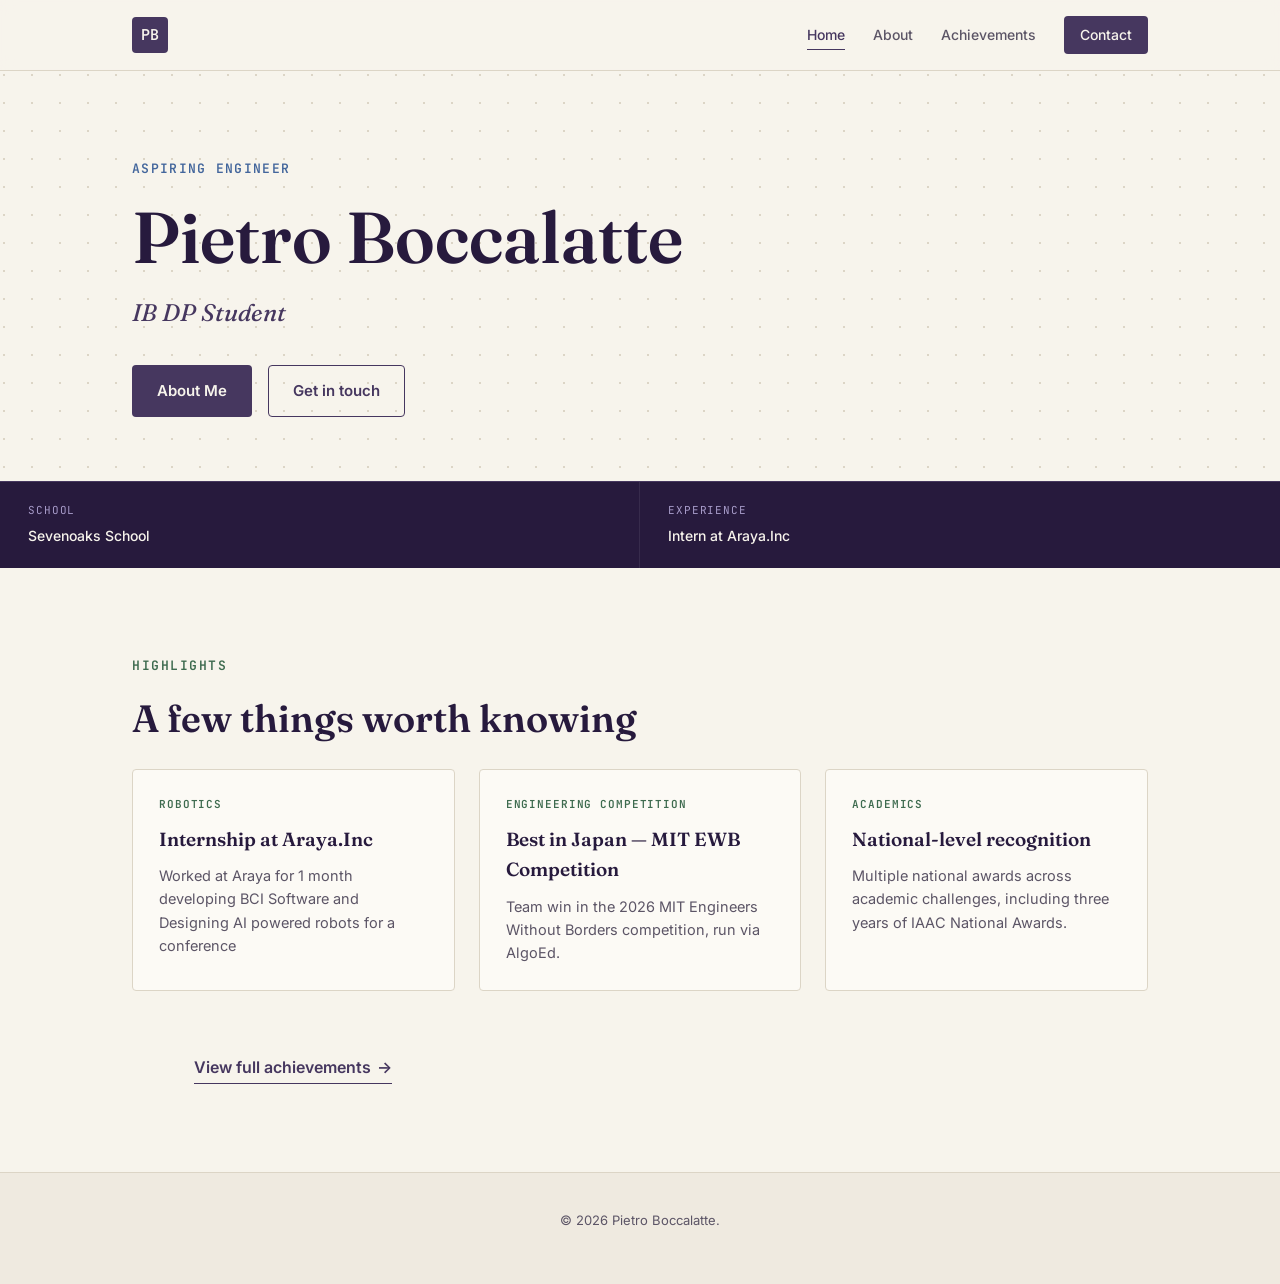
<file: index.html>
<!DOCTYPE html>
<html lang="en">
<head>
<meta charset="UTF-8">
<meta name="viewport" content="width=device-width, initial-scale=1.0">
<title>Pietro Boccalatte</title>
<meta name="description" content="Pietro Boccalatte — IB student and engineer in training, exploring mechanical, mechatronic, and electrical engineering.">
<link rel="preconnect" href="https://fonts.googleapis.com">
<link rel="preconnect" href="https://fonts.gstatic.com" crossorigin>
<link href="https://fonts.googleapis.com/css2?family=Fraunces:opsz,wght@9..144,300;9..144,450;9..144,600;9..144,700&family=Inter:wght@400;500;600&family=JetBrains+Mono:wght@400;500;600&display=swap" rel="stylesheet">
<link rel="stylesheet" href="style.css">
</head>
<body>

<header class="site-header">
  <div class="header-inner">
    <a href="index.html" class="monogram" aria-label="Home">PB</a>
    <nav class="main-nav" aria-label="Primary">
      <a href="index.html" class="active">Home</a>
      <a href="about.html">About</a>
      <a href="achievements.html">Achievements</a>
      <a href="contact.html" class="nav-cta">Contact</a>
    </nav>
    <button class="nav-toggle" aria-label="Toggle menu" aria-expanded="false">
      <span></span><span></span><span></span>
    </button>
  </div>
</header>

<!--
  The banner below glows blue by default and shifts to a red glow
  that follows your cursor when you hover over it. To change the
  colors or size of the glow, edit the --hero-glow-* variables at
  the top of style.css — nothing here needs to change.
-->
<section class="hero">
  <div class="hero-inner">
    <p class="eyebrow">Aspiring Engineer</p>
    <h1 class="hero-name">Pietro Boccalatte</h1>
    <p class="hero-tagline">IB DP Student</p>
    <div class="hero-actions">
      <a href="about.html" class="btn btn-primary">About Me</a>
      <a href="contact.html" class="btn btn-outline">Get in touch</a>
    </div>
  </div>

  <div class="nameplate" role="group" aria-label="Key facts">
    <div class="plate-item">
      <span class="plate-label">School</span>
      <span class="plate-value">Sevenoaks School</span>
    </div>
    <div class="plate-item">
      <span class="plate-label">Experience</span>
      <span class="plate-value">Intern at Araya.Inc</span>
    </div>
  </div>
</section>

<section class="section">
  <div class="section-inner">
    <p class="section-kicker">Highlights</p>
    <h2>A few things worth knowing</h2>

    <div class="card-grid">
      <article class="feature-card reveal">
        <span class="card-tag">Robotics</span>
        <h3>Internship at Araya.Inc</h3>
        <p>Worked at Araya for 1 month developing BCI Software and Designing AI powered robots for a conference</p>
      </article>

      <article class="feature-card reveal">
        <span class="card-tag">Engineering Competition</span>
        <h3>Best in Japan — MIT EWB Competition</h3>
        <p>Team win in the 2026 MIT Engineers Without Borders competition, run via AlgoEd.</p>
      </article>

      <article class="feature-card reveal">
        <span class="card-tag">Academics</span>
        <h3>National-level recognition</h3>
        <p>Multiple national awards across academic challenges, including three years of IAAC National Awards.</p>
      </article>

    <div class="section-footer-link">
      <a href="achievements.html">View full achievements <span class="arrow">&rarr;</span></a>
    </div>
  </div>
</section>

<footer class="site-footer on-ivory">
  <p>&copy; 2026 Pietro Boccalatte.</p>
</footer>

<script src="script.js"></script>
</body>
</html>
</file>
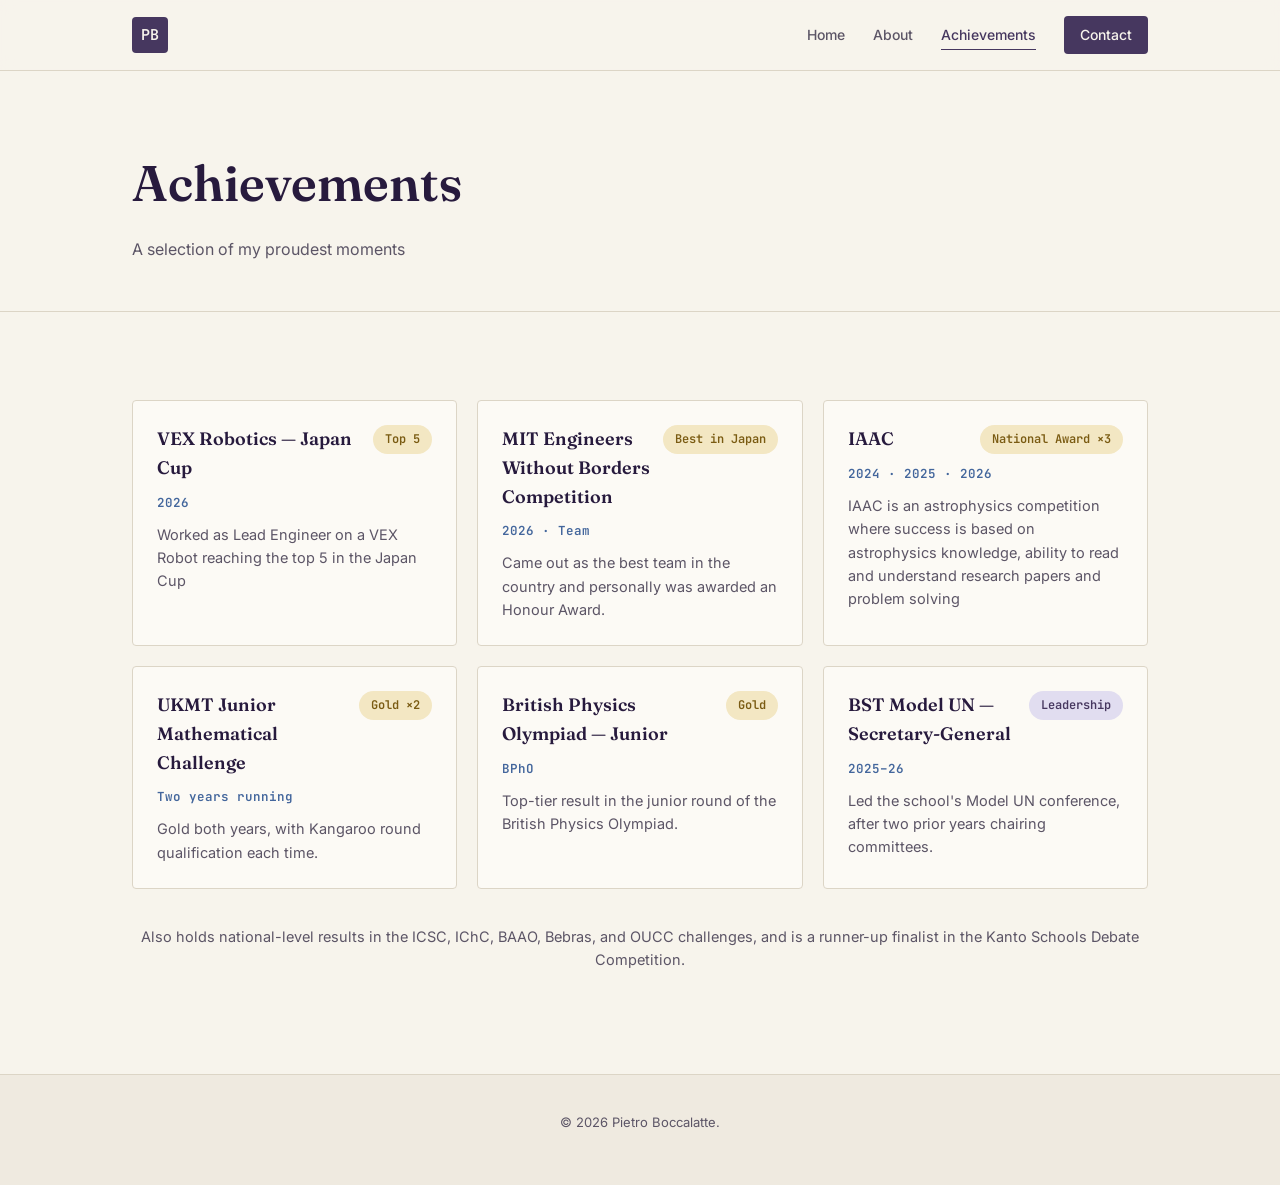
<file: achievements.html>
<!DOCTYPE html>
<html lang="en">
<head>
<meta charset="UTF-8">
<meta name="viewport" content="width=device-width, initial-scale=1.0">
<title>Achievements — Pietro Boccalatte</title>
<link rel="preconnect" href="https://fonts.googleapis.com">
<link rel="preconnect" href="https://fonts.gstatic.com" crossorigin>
<link href="https://fonts.googleapis.com/css2?family=Fraunces:opsz,wght@9..144,300;9..144,450;9..144,600;9..144,700&family=Inter:wght@400;500;600&family=JetBrains+Mono:wght@400;500;600&display=swap" rel="stylesheet">
<link rel="stylesheet" href="style.css">
</head>
<body>

<header class="site-header">
  <div class="header-inner">
    <a href="index.html" class="monogram" aria-label="Home">PB</a>
    <nav class="main-nav" aria-label="Primary">
      <a href="index.html">Home</a>
      <a href="about.html">About</a>
      <a href="achievements.html" class="active">Achievements</a>
      <a href="contact.html" class="nav-cta">Contact</a>
    </nav>
    <button class="nav-toggle" aria-label="Toggle menu" aria-expanded="false">
      <span></span><span></span><span></span>
    </button>
  </div>
</header>

<section class="page-header">
  <div class="section-inner">
    <h1>Achievements</h1>
    <p>A selection of my proudest moments</p>
  </div>
</section>

<section class="section">
  <div class="section-inner">

    <div class="achieve-grid">
      <article class="achieve-card reveal">
        <div class="achieve-top">
          <h3>VEX Robotics — Japan Cup</h3>
          <span class="result-badge result-gold">Top 5</span>
        </div>
        <span class="achieve-year">2026</span>
        <p>Worked as Lead Engineer on a VEX Robot reaching the top 5 in the Japan Cup</p>
      </article>

      <article class="achieve-card reveal">
        <div class="achieve-top">
          <h3>MIT Engineers Without Borders Competition</h3>
          <span class="result-badge result-gold">Best in Japan</span>
        </div>
        <span class="achieve-year">2026 &middot; Team</span>
        <p>Came out as the best team in the country and personally was awarded an Honour Award.</p>
      </article>

      <article class="achieve-card reveal">
        <div class="achieve-top">
          <h3>IAAC</h3>
          <span class="result-badge result-gold">National Award &times;3</span>
        </div>
        <span class="achieve-year">2024 · 2025 · 2026</span>
        <p>IAAC is an astrophysics competition where success is based on astrophysics knowledge, ability to read and understand research papers and problem solving</p>
      </article>

      <article class="achieve-card reveal">
        <div class="achieve-top">
          <h3>UKMT Junior Mathematical Challenge</h3>
          <span class="result-badge result-gold">Gold &times;2</span>
        </div>
        <span class="achieve-year">Two years running</span>
        <p>Gold both years, with Kangaroo round qualification each time.</p>
      </article>

      <article class="achieve-card reveal">
        <div class="achieve-top">
          <h3>British Physics Olympiad — Junior</h3>
          <span class="result-badge result-gold">Gold</span>
        </div>
        <span class="achieve-year">BPhO</span>
        <p>Top-tier result in the junior round of the British Physics Olympiad.</p>
      </article>

      <article class="achieve-card reveal">
        <div class="achieve-top">
          <h3>BST Model UN — Secretary-General</h3>
          <span class="result-badge result-role">Leadership</span>
        </div>
        <span class="achieve-year">2025–26</span>
        <p>Led the school's Model UN conference, after two prior years chairing committees.</p>
      </article>
    </div>

    <p class="achieve-more">Also holds national-level results in the ICSC, IChC, BAAO, Bebras, and OUCC challenges, and is a runner-up finalist in the Kanto Schools Debate Competition.</p>
  </div>
</section>

<footer class="site-footer on-ivory">
  <p>&copy; 2026 Pietro Boccalatte.</p>
</footer>

<script src="script.js"></script>
</body>
</html>
</file>
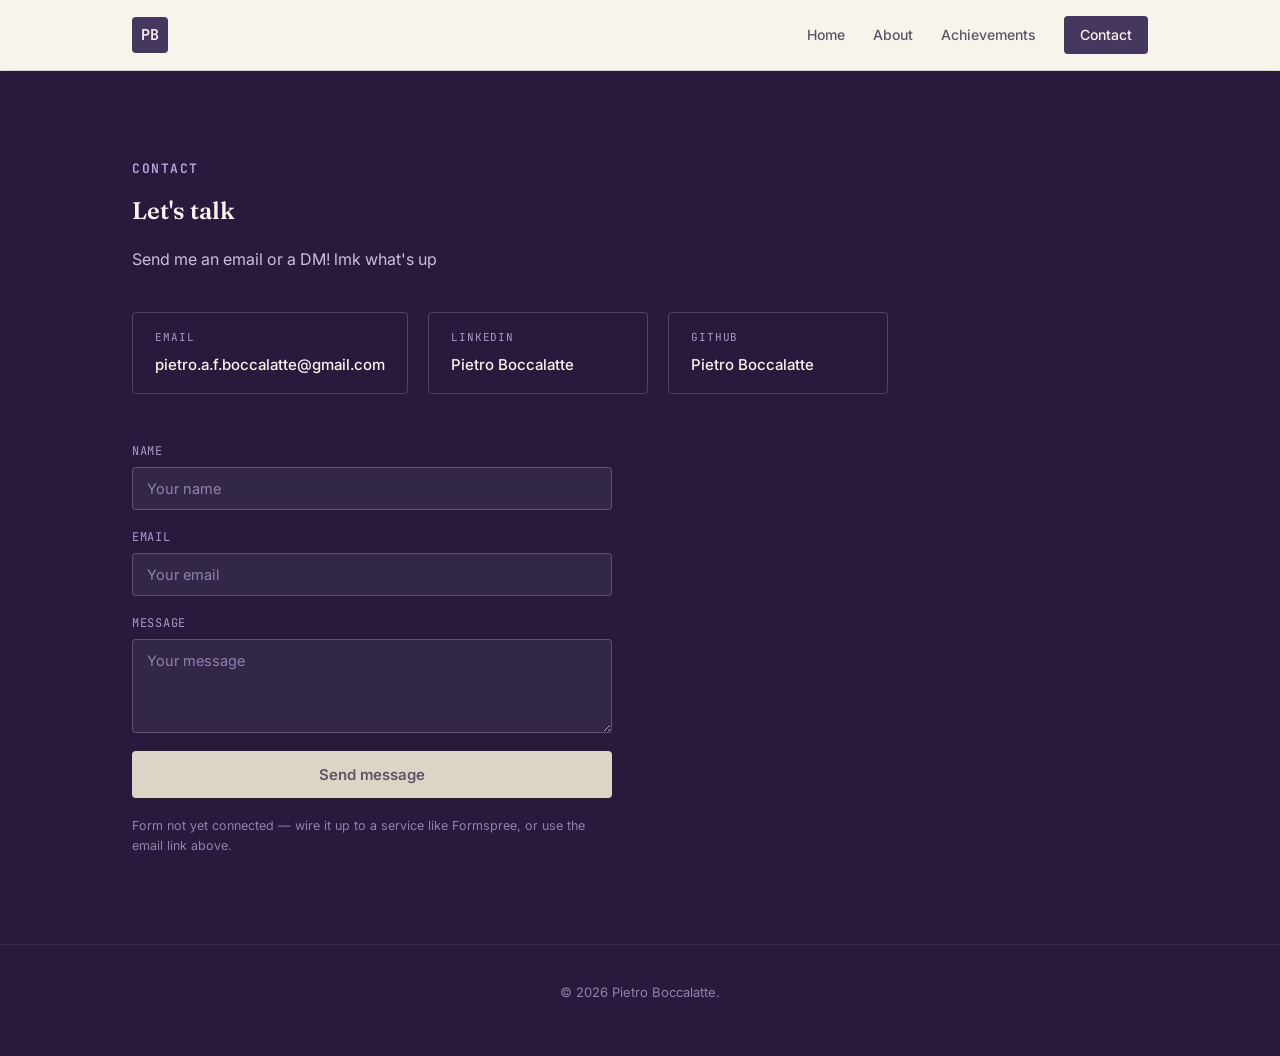
<file: contact.html>
<!DOCTYPE html>
<html lang="en">
<head>
<meta charset="UTF-8">
<meta name="viewport" content="width=device-width, initial-scale=1.0">
<title>Contact — Pietro Boccalatte</title>
<link rel="preconnect" href="https://fonts.googleapis.com">
<link rel="preconnect" href="https://fonts.gstatic.com" crossorigin>
<link href="https://fonts.googleapis.com/css2?family=Fraunces:opsz,wght@9..144,300;9..144,450;9..144,600;9..144,700&family=Inter:wght@400;500;600&family=JetBrains+Mono:wght@400;500;600&display=swap" rel="stylesheet">
<link rel="stylesheet" href="style.css">
</head>
<body>

<header class="site-header">
  <div class="header-inner">
    <a href="index.html" class="monogram" aria-label="Home">PB</a>
    <nav class="main-nav" aria-label="Primary">
      <a href="index.html">Home</a>
      <a href="about.html">About</a>
      <a href="achievements.html">Achievements</a>
      <a href="contact.html" class="nav-cta active">Contact</a>
    </nav>
    <button class="nav-toggle" aria-label="Toggle menu" aria-expanded="false">
      <span></span><span></span><span></span>
    </button>
  </div>
</header>

<section class="section contact">
  <div class="section-inner contact-inner">
    <p class="section-kicker light">Contact</p>
    <h1>Let's talk</h1>
    <p class="contact-copy">Send me an email or a DM! lmk what's up</p>

    <div class="contact-details">
      <a href="mailto:pietro.a.f.boccalatte@gmail.com" class="contact-link reveal">
        <span class="contact-label">Email</span>
        <span class="contact-value">pietro.a.f.boccalatte@gmail.com</span>
      </a>
      <a href="https://www.linkedin.com/in/pietro-boccalatte-a402203b8" target="_blank" rel="noopener" class="contact-link reveal">
        <span class="contact-label">LinkedIn</span>
        <span class="contact-value">Pietro Boccalatte</span>
      </a>
      <a href="https://github.com/PietroBoccalatte" target="_blank" rel="noopener" class="contact-link reveal">
        <span class="contact-label">GitHub</span>
        <span class="contact-value">Pietro Boccalatte</span>
      </a>
    </div>

    <form class="contact-form reveal" onsubmit="return false;">
      <div class="form-row">
        <label for="name">Name</label>
        <input type="text" id="name" name="name" placeholder="Your name">
      </div>
      <div class="form-row">
        <label for="email">Email</label>
        <input type="email" id="email" name="email" placeholder="Your email">
      </div>
      <div class="form-row">
        <label for="message">Message</label>
        <textarea id="message" name="message" rows="4" placeholder="Your message"></textarea>
      </div>
      <button type="submit" class="btn btn-primary" disabled title="Connect this form to a service like Formspree to activate it">Send message</button>
      <p class="form-note">Form not yet connected — wire it up to a service like Formspree, or use the email link above.</p>
    </form>
  </div>
</section>

<footer class="site-footer">
  <p>&copy; 2026 Pietro Boccalatte.</p>
</footer>

<script src="script.js"></script>
</body>
</html>
</file>
<file: style.css>
:root {
  /* --- Core colors --- */
  --ivory: #F7F4EC;         /* main page background */
  --ivory-deep: #EFEAE0;    /* alternate section background (e.g. Education) */
  --card: #FCFAF5;          /* background used inside cards */
  --purple: #46375f;        /* primary accent — buttons, links, headings */
  --purple-deep: #271A3D;   /* darker accent — hover states, footer, nameplate */
  --green: #3E6B4F;         /* secondary accent color */
  --blue: #43669C;          /* tertiary accent color + default hero glow */
  --ink: #241F2E;           /* main body text color */
  --ink-soft: #5C5566;      /* muted/secondary text color */
  --line: #DCD5C6;          /* borders and divider lines */

  /* --- Homepage banner hover-glow colors ---
     The hero banner on index.html glows blue by default and
     shifts to red (following the cursor) on hover.
     Change these two lines to use different colors. */
  --hero-glow-default: rgba(67, 103, 156, 0);  /* blue glow — shown normally */
  --hero-glow-hover: rgba(196, 64, 58, 0.30);     /* red glow — shown on hover */
  --hero-glow-size: 420px;                        /* size of the glow circle */

  /* --- Fonts --- */
  --font-display: "Fraunces", serif;   /* headings */
  --font-body: "Inter", sans-serif;    /* paragraphs, UI text */
  --font-mono: "JetBrains Mono", monospace; /* labels, tags, dates */

  /* --- Layout --- */
  --radius: 4px;         /* corner rounding used everywhere */
  --max-width: 1080px;   /* how wide the page content can get */

  /* --- Animation timing ---
     These control every hover and scroll-in animation on the site.
     Increase for slower/dreamier motion, decrease for snappier. */
  --transition-fast: 0.2s ease;    /* quick hover feedback (links, icons) */
  --transition-medium: 0.35s ease; /* card hover lift, buttons */
  --transition-slow: 0.6s ease;    /* scroll-reveal fade-in */
  --hover-lift: -4px;              /* how far cards/buttons rise on hover */
}

* { box-sizing: border-box; }
html { scroll-behavior: smooth; }

body {
  margin: 0;
  background: var(--ivory);
  color: var(--ink);
  font-family: var(--font-body);
  font-size: 16px;
  line-height: 1.6;
  -webkit-font-smoothing: antialiased;
}

h1, h2, h3 {
  font-family: var(--font-display);
  color: var(--purple-deep);
  margin: 0;
  font-weight: 600;
}

a { color: inherit; }

.section-inner {
  max-width: var(--max-width);
  margin: 0 auto;
  padding: 0 32px;
}

.section { padding: 88px 0; }

.section-kicker {
  font-family: var(--font-mono);
  font-size: 13px;
  letter-spacing: 0.12em;
  text-transform: uppercase;
  color: var(--green);
  margin: 0 0 12px 0;
  font-weight: 600;
}
.section-kicker.light { color: #B7A9DD; }

.section h2 {
  font-size: clamp(28px, 4vw, 38px);
  margin-bottom: 20px;
}

a:focus-visible, button:focus-visible, input:focus-visible, textarea:focus-visible {
  outline: 2px solid var(--blue);
  outline-offset: 3px;
}

/* Respect people who've asked their OS/browser to reduce motion —
   turns every transition and animation on the site into an instant
   change instead of an animated one. Don't remove this block. */
@media (prefers-reduced-motion: reduce) {
  html { scroll-behavior: auto; }
  * { animation: none !important; transition: none !important; }
}

/* ================================================================
   SCROLL REVEAL
   ----------------------------------------------------------------
   Any element with class="reveal" starts invisible and slightly
   lowered, then fades/rises into place the first time it scrolls
   into view (see script.js for the logic that adds "is-visible").
   ================================================================ */
.reveal {
  opacity: 0;
  transform: translateY(18px);
  transition: opacity var(--transition-slow), transform var(--transition-slow);
}
.reveal.is-visible {
  opacity: 1;
  transform: none;
}

/* ================================================================
   HEADER / NAV
   ================================================================ */
.site-header {
  position: sticky;
  top: 0;
  z-index: 100;
  background: rgba(247, 244, 236, 0.92);
  backdrop-filter: blur(8px);
  border-bottom: 1px solid var(--line);
}

.header-inner {
  max-width: var(--max-width);
  margin: 0 auto;
  padding: 16px 32px;
  display: flex;
  align-items: center;
  justify-content: space-between;
}

.monogram {
  font-family: var(--font-mono);
  font-weight: 600;
  font-size: 15px;
  color: var(--ivory);
  background: var(--purple);
  width: 36px;
  height: 36px;
  border-radius: var(--radius);
  display: flex;
  align-items: center;
  justify-content: center;
  text-decoration: none;
  letter-spacing: 0.02em;
  transition: transform var(--transition-fast), background var(--transition-fast);
}
.monogram:hover {
  transform: scale(1.08);
  background: var(--purple-deep);
}

.main-nav {
  display: flex;
  align-items: center;
  gap: 28px;
}

.main-nav a {
  position: relative;
  text-decoration: none;
  font-size: 14px;
  font-weight: 500;
  color: var(--ink-soft);
  transition: color var(--transition-fast);
}
/* Animated underline that grows in from the left on hover */
.main-nav a:not(.nav-cta)::after {
  content: "";
  position: absolute;
  left: 0;
  bottom: -4px;
  width: 100%;
  height: 1.5px;
  background: var(--purple);
  transform: scaleX(0);
  transform-origin: left;
  transition: transform var(--transition-fast);
}
.main-nav a:hover { color: var(--purple); }
.main-nav a:hover::after { transform: scaleX(1); }
.main-nav a.active { color: var(--purple); }
.main-nav a.active::after { transform: scaleX(1); }

.nav-cta {
  background: var(--purple);
  color: var(--ivory) !important;
  padding: 8px 16px;
  border-radius: var(--radius);
  transition: background var(--transition-fast), transform var(--transition-fast);
}
.nav-cta:hover {
  background: var(--purple-deep);
  color: var(--ivory) !important;
  transform: translateY(var(--hover-lift));
}

.nav-toggle {
  display: none;
  flex-direction: column;
  gap: 4px;
  background: none;
  border: none;
  cursor: pointer;
  padding: 8px;
}
.nav-toggle span {
  width: 22px;
  height: 2px;
  background: var(--purple-deep);
}

/* ================================================================
   HERO (homepage banner)
   ----------------------------------------------------------------
   The banner glows blue by default. On hover, a red gradient
   glow fades in and follows the cursor (script.js updates the
   --mx / --my position variables on mousemove). To change the
   colors, edit --hero-glow-default and --hero-glow-hover above.
   ================================================================ */
.hero {
  position: relative;
  overflow: hidden;
  padding: 88px 0 0 0;

  /* Default glow position (center-ish) until the mouse moves */
  --mx: 50%;
  --my: 30%;

  background-image: radial-gradient(var(--line) 1px, transparent 1px);
  background-size: 28px 28px;
  background-position: -10px -10px;
}

/* Two stacked glow layers: blue is visible by default, red fades
   in on hover. Cross-fading opacity (rather than animating the
   color itself) keeps this smooth in every browser. */
.hero::before,
.hero::after {
  content: "";
  position: absolute;
  inset: 0;
  z-index: 0;
  pointer-events: none;
  transition: opacity var(--transition-slow);
  background: radial-gradient(circle var(--hero-glow-size) at var(--mx) var(--my), var(--glow-color), transparent 70%);
}
.hero::before {
  --glow-color: var(--hero-glow-default);
  opacity: 1;
}
.hero::after {
  --glow-color: var(--hero-glow-hover);
  opacity: 0;
}
.hero:hover::before { opacity: 0; }
.hero:hover::after { opacity: 1; }

/* Keep real content above the glow layers */
.hero-inner, .nameplate {
  position: relative;
  z-index: 1;
}

.hero-inner {
  max-width: var(--max-width);
  margin: 0 auto;
  padding: 0 32px 64px 32px;
}

.eyebrow {
  font-family: var(--font-mono);
  font-size: 13px;
  letter-spacing: 0.1em;
  text-transform: uppercase;
  color: var(--blue);
  font-weight: 600;
  margin: 0 0 20px 0;
}

.hero-name {
  font-size: clamp(42px, 7vw, 72px);
  line-height: 1.03;
  font-weight: 600;
  margin-bottom: 20px;
}

.hero-tagline {
  font-family: var(--font-display);
  font-style: italic;
  font-weight: 450;
  font-size: clamp(19px, 2.2vw, 24px);
  color: var(--purple);
  max-width: 600px;
  margin: 0 0 32px 0;
}

.hero-actions {
  display: flex;
  gap: 16px;
  flex-wrap: wrap;
}

.btn {
  display: inline-block;
  padding: 13px 24px;
  border-radius: var(--radius);
  font-size: 15px;
  font-weight: 600;
  text-decoration: none;
  border: 1px solid transparent;
  cursor: pointer;
  transition: background var(--transition-fast), color var(--transition-fast),
              border-color var(--transition-fast), transform var(--transition-fast);
  font-family: var(--font-body);
}
.btn:hover { transform: translateY(var(--hover-lift)); }

.btn-primary { background: var(--purple); color: var(--ivory); }
.btn-primary:hover { background: var(--purple-deep); }
.btn-primary:disabled { background: var(--line); color: var(--ink-soft); cursor: not-allowed; transform: none; }

.btn-outline {
  background: transparent;
  border-color: var(--purple);
  color: var(--purple);
}
.btn-outline:hover { background: var(--purple); color: var(--ivory); }

/* Nameplate strip */
.nameplate {
  background: var(--purple-deep);
  border-top: 1px solid var(--purple);
  display: flex;
  flex-wrap: wrap;
}

.plate-item {
  flex: 1 1 200px;
  padding: 20px 28px;
  border-right: 1px solid rgba(255,255,255,0.08);
  display: flex;
  flex-direction: column;
  gap: 6px;
}
.plate-item:last-child { border-right: none; }

.plate-label {
  font-family: var(--font-mono);
  font-size: 11px;
  letter-spacing: 0.08em;
  text-transform: uppercase;
  color: #A79BC9;
}

.plate-value {
  font-size: 14px;
  font-weight: 500;
  color: var(--ivory);
}

/* ================================================================
   PAGE HEADER
   ================================================================ */
.page-header {
  padding: 72px 0 48px 0;
  border-bottom: 1px solid var(--line);
}

.page-header h1 {
  font-size: clamp(34px, 5vw, 50px);
  margin-bottom: 14px;
}

.page-header p {
  color: var(--ink-soft);
  max-width: 560px;
  font-size: 16px;
  margin: 0;
}

/* ================================================================
   HIGHLIGHT CARDS
   ================================================================ */
.card-grid {
  display: grid;
  grid-template-columns: repeat(auto-fit, minmax(260px, 1fr));
  gap: 24px;
}

.feature-card {
  background: var(--card);
  border: 1px solid var(--line);
  border-radius: var(--radius);
  padding: 26px;
  display: flex;
  flex-direction: column;
  gap: 10px;
  /* opacity/transform here are for scroll-reveal;
     transform/box-shadow are for the hover lift below */
  transition: transform var(--transition-medium), box-shadow var(--transition-medium),
              opacity var(--transition-slow);
}
.feature-card:hover {
  transform: translateY(var(--hover-lift));
  box-shadow: 0 10px 24px rgba(60, 42, 92, 0.08);
}

.card-tag {
  font-family: var(--font-mono);
  font-size: 11px;
  text-transform: uppercase;
  letter-spacing: 0.08em;
  color: var(--green);
  font-weight: 600;
}

.feature-card h3 { font-size: 19px; }
.feature-card p { color: var(--ink-soft); margin: 0; font-size: 14.5px; }

.section-footer-link {
  margin-top: 40px;
  text-align: center;
}
.section-footer-link a {
  display: inline-flex;
  align-items: center;
  gap: 6px;
  font-weight: 600;
  color: var(--purple);
  text-decoration: none;
  border-bottom: 1.5px solid var(--purple);
  padding-bottom: 2px;
}
.section-footer-link a .arrow {
  display: inline-block;
  transition: transform var(--transition-fast);
}
.section-footer-link a:hover .arrow {
  transform: translateX(4px);
}

/* ================================================================
   ABOUT PAGE
   ================================================================ */
.about-grid {
  display: grid;
  grid-template-columns: 260px 1fr;
  gap: 56px;
  align-items: start;
}

.photo-placeholder {
  aspect-ratio: 4/5;
  border: 1.5px dashed var(--line);
  border-radius: var(--radius);
  background: var(--card);
  display: flex;
  align-items: center;
  justify-content: center;
  color: var(--ink-soft);
  font-family: var(--font-mono);
  font-size: 12px;
  text-transform: uppercase;
  letter-spacing: 0.06em;
  transition: border-color var(--transition-fast);
}
.photo-placeholder:hover { border-color: var(--blue); }

/* Smaller landscape variant, used inside expanded Experience cards */
.photo-placeholder.small { aspect-ratio: 16/9; }

.about-copy p { color: var(--ink-soft); }
.about-copy p:first-of-type { color: var(--ink); }

/* Timeline */
.education { background: var(--ivory-deep); }

.timeline {
  position: relative;
  padding-left: 32px;
  border-left: 2px solid var(--line);
}

.timeline-item { position: relative; padding-bottom: 40px; }
.timeline-item:last-child { padding-bottom: 0; }

.timeline-marker {
  position: absolute;
  left: -38px;
  top: 6px;
  width: 12px;
  height: 12px;
  border-radius: 50%;
  background: var(--green);
  border: 3px solid var(--ivory-deep);
  transition: transform var(--transition-fast);
}
.timeline-item:hover .timeline-marker { transform: scale(1.3); }

.timeline-date {
  font-family: var(--font-mono);
  font-size: 13px;
  color: var(--blue);
  font-weight: 600;
}

.timeline-content h3 { font-size: 21px; margin: 6px 0 4px 0; }

.timeline-meta {
  color: var(--purple);
  font-weight: 500;
  font-size: 14px;
  margin: 0 0 8px 0;
}

.timeline-content p:not(.timeline-meta) { color: var(--ink-soft); margin: 0; }

/* ================================================================
   ICON BADGES
   ================================================================ */
.icon-badge {
  width: 40px;
  height: 40px;
  border-radius: 8px;
  background: var(--ivory-deep);
  display: flex;
  align-items: center;
  justify-content: center;
  color: var(--purple);
  flex-shrink: 0;
  transition: transform var(--transition-fast);
}
.icon-badge svg { width: 20px; height: 20px; }
.icon-badge.i-green { color: var(--green); }
.icon-badge.i-blue { color: var(--blue); }

.achieve-card:hover .icon-badge,
.feature-card:hover .icon-badge {
  transform: scale(1.08);
}

/* Left-border accent colors — pick the one that matches the
   card's category (blue = professional experience,
   green = robotics/technical, purple = leadership, gold = award) */
.achieve-card.accent-blue,
.feature-card.accent-blue { border-left: 3px solid var(--blue); }
.achieve-card.accent-green,
.feature-card.accent-green { border-left: 3px solid var(--green); }
.achieve-card.accent-purple,
.feature-card.accent-purple { border-left: 3px solid var(--purple); }
.achieve-card.accent-gold { border-left: 3px solid #B8860B; }

/* "featured" gives a card a subtle tinted background + thicker
   accent border, for the one item you want to stand out most
   (currently used on the Araya internship) */
.achieve-card.featured,
.feature-card.featured {
  background: linear-gradient(135deg, var(--card) 55%, #EDF1F8 100%);
  border-left-width: 4px;
}

/* ================================================================
   ACHIEVEMENTS / EXPERIENCE CARDS
   ================================================================ */
.achieve-grid {
  display: grid;
  grid-template-columns: repeat(auto-fit, minmax(300px, 1fr));
  gap: 20px;
}

.achieve-card {
  background: var(--card);
  border: 1px solid var(--line);
  border-radius: var(--radius);
  padding: 24px;
  display: flex;
  flex-direction: column;
  gap: 10px;
  transition: transform var(--transition-medium), box-shadow var(--transition-medium),
              opacity var(--transition-slow);
}
.achieve-card:hover {
  transform: translateY(var(--hover-lift));
  box-shadow: 0 10px 24px rgba(60, 42, 92, 0.08);
}

.achieve-top {
  display: flex;
  justify-content: space-between;
  align-items: center;
  gap: 12px;
}

.achieve-year {
  font-family: var(--font-mono);
  font-size: 12.5px;
  color: var(--blue);
  font-weight: 600;
  white-space: nowrap;
}

.achieve-card h3 { font-size: 18px; }
.achieve-card p { color: var(--ink-soft); margin: 0; font-size: 14.5px; }

.result-badge {
  font-family: var(--font-mono);
  font-size: 12px;
  font-weight: 600;
  padding: 5px 12px;
  border-radius: 100px;
  white-space: nowrap;
  align-self: flex-start;
}

.result-gold { background: #F3E7C3; color: #7A5B12; }
.result-silver { background: #E6E6E6; color: #4A4A4A; }
.result-award { background: #DCE7DE; color: var(--green); }
.result-role { background: #E1DDF0; color: var(--purple); }

.achieve-more {
  text-align: center;
  margin-top: 36px;
  color: var(--ink-soft);
  font-size: 14.5px;
}

/* --- Expandable "add more detail" section inside a card ---
   Uses the native <details>/<summary> element, so it works with
   no JavaScript and is keyboard/screen-reader accessible. */
.achieve-expand {
  margin-top: 4px;
  border-top: 1px solid var(--line);
  padding-top: 10px;
}

.achieve-expand summary {
  list-style: none;             /* hide the default triangle marker */
  cursor: pointer;
  display: flex;
  align-items: center;
  gap: 6px;
  font-family: var(--font-mono);
  font-size: 12.5px;
  font-weight: 600;
  color: var(--purple);
  transition: color var(--transition-fast);
}
.achieve-expand summary::-webkit-details-marker { display: none; } /* Safari/Chrome */
.achieve-expand summary:hover { color: var(--purple-deep); }

.achieve-expand summary .chevron {
  transition: transform var(--transition-fast);
}
.achieve-expand[open] summary .chevron { transform: rotate(180deg); }

/* Swap the label text depending on open/closed state via CSS,
   so no JavaScript is needed to update the button text */
.achieve-expand summary .label-closed { display: inline; }
.achieve-expand summary .label-open { display: none; }
.achieve-expand[open] summary .label-closed { display: none; }
.achieve-expand[open] summary .label-open { display: inline; }

.achieve-expand-body {
  margin-top: 14px;
  display: flex;
  flex-direction: column;
  gap: 12px;
}

/* ================================================================
   CONTACT PAGE
   ================================================================ */
.contact { background: var(--purple-deep); color: var(--ivory); }
.contact h1, .contact h2 { color: var(--ivory); }

.contact-copy {
  color: #C9BEE0;
  max-width: 480px;
  margin-bottom: 40px;
}

.contact-details {
  display: flex;
  gap: 20px;
  flex-wrap: wrap;
  margin-bottom: 48px;
}

.contact-link {
  display: flex;
  flex-direction: column;
  gap: 6px;
  text-decoration: none;
  border: 1px solid rgba(255,255,255,0.18);
  padding: 16px 22px;
  border-radius: var(--radius);
  min-width: 220px;
  transition: border-color var(--transition-fast), background var(--transition-fast),
              transform var(--transition-fast);
}
.contact-link:hover {
  border-color: var(--blue);
  background: rgba(67,102,156,0.15);
  transform: translateY(var(--hover-lift));
}

.contact-label {
  font-family: var(--font-mono);
  font-size: 11px;
  text-transform: uppercase;
  letter-spacing: 0.08em;
  color: #A79BC9;
}

.contact-value { font-size: 15px; font-weight: 500; color: var(--ivory); }

.contact-form {
  max-width: 480px;
  display: flex;
  flex-direction: column;
  gap: 18px;
}

.form-row { display: flex; flex-direction: column; gap: 6px; }

.form-row label {
  font-family: var(--font-mono);
  font-size: 12px;
  text-transform: uppercase;
  letter-spacing: 0.06em;
  color: #A79BC9;
}

.form-row input, .form-row textarea {
  background: rgba(255,255,255,0.06);
  border: 1px solid rgba(255,255,255,0.2);
  border-radius: var(--radius);
  padding: 12px 14px;
  color: var(--ivory);
  font-family: var(--font-body);
  font-size: 14.5px;
  resize: vertical;
  transition: border-color var(--transition-fast), background var(--transition-fast);
}
.form-row input:hover, .form-row textarea:hover { border-color: rgba(255,255,255,0.4); }
.form-row input::placeholder, .form-row textarea::placeholder { color: #8F82AC; }

.form-note { font-size: 12.5px; color: #8F82AC; margin: 0; }

/* ================================================================
   FOOTER
   ================================================================ */
.site-footer {
  background: var(--purple-deep);
  color: #8F82AC;
  text-align: center;
  padding: 24px 0 40px 0;
  font-size: 13px;
  border-top: 1px solid rgba(255,255,255,0.08);
}
.site-footer.on-ivory {
  background: var(--ivory-deep);
  color: var(--ink-soft);
  border-top: 1px solid var(--line);
}

/* ================================================================
   RESPONSIVE
   ================================================================ */
@media (max-width: 800px) {
  .main-nav { display: none; }
  .nav-toggle { display: flex; }
  .about-grid { grid-template-columns: 1fr; }
  .about-photo { max-width: 220px; }
  .plate-item { flex: 1 1 45%; }
}

@media (max-width: 800px) {
  .main-nav.open {
    display: flex;
    flex-direction: column;
    position: absolute;
    top: 68px;
    left: 0;
    right: 0;
    background: var(--ivory);
    padding: 20px 32px;
    border-bottom: 1px solid var(--line);
    gap: 18px;
  }
}
</file>
